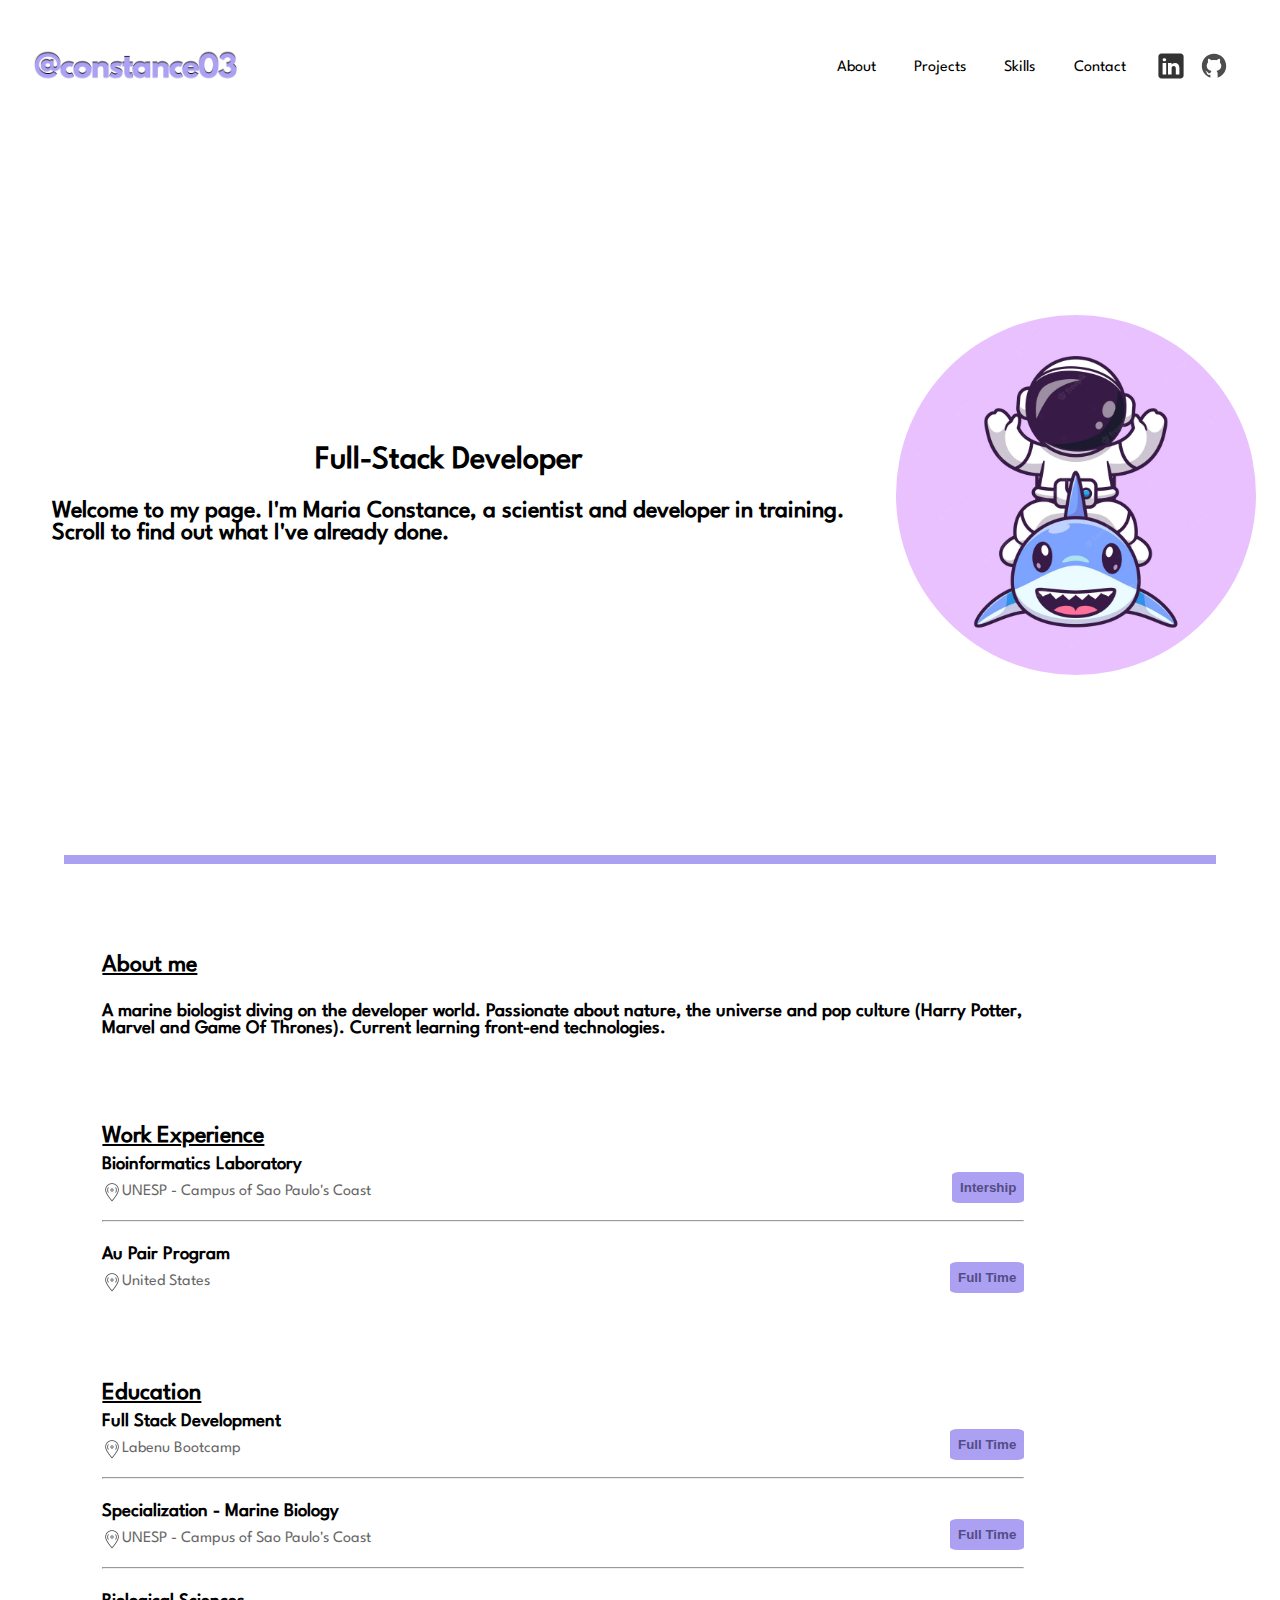
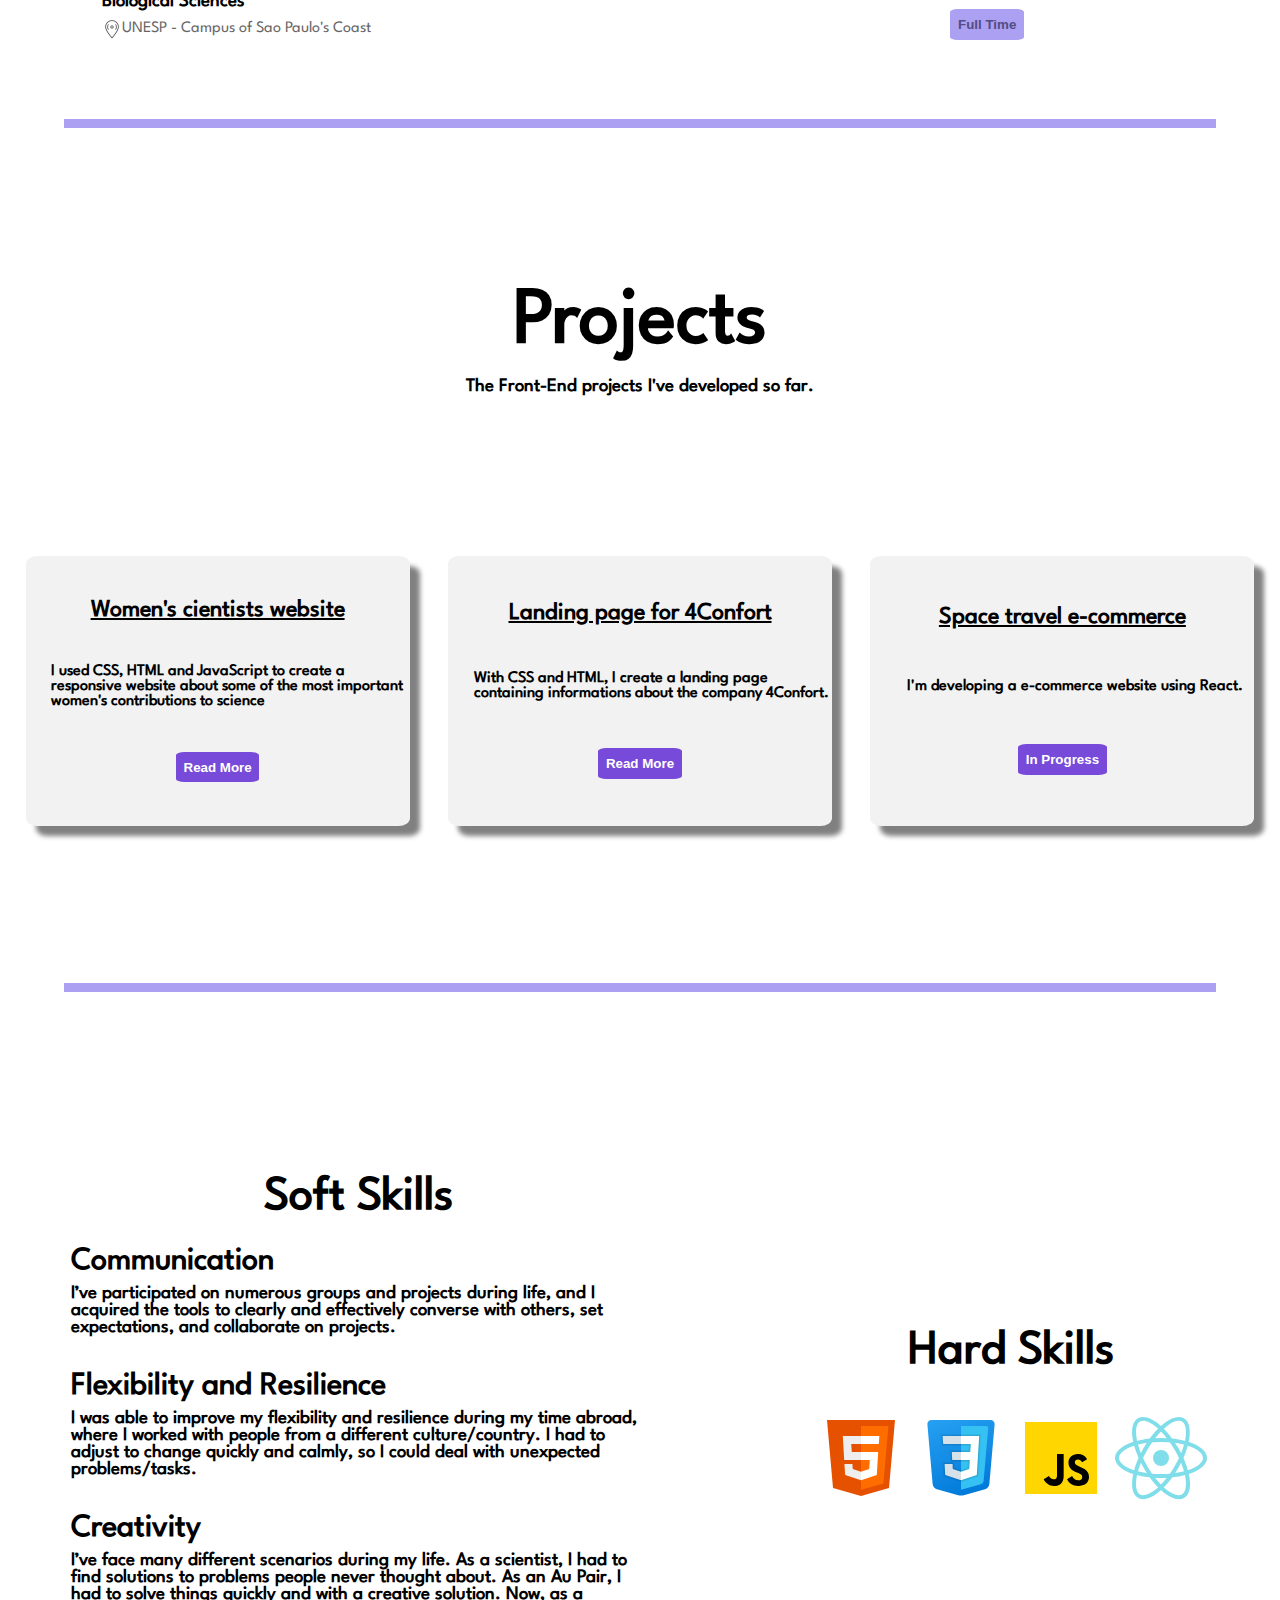
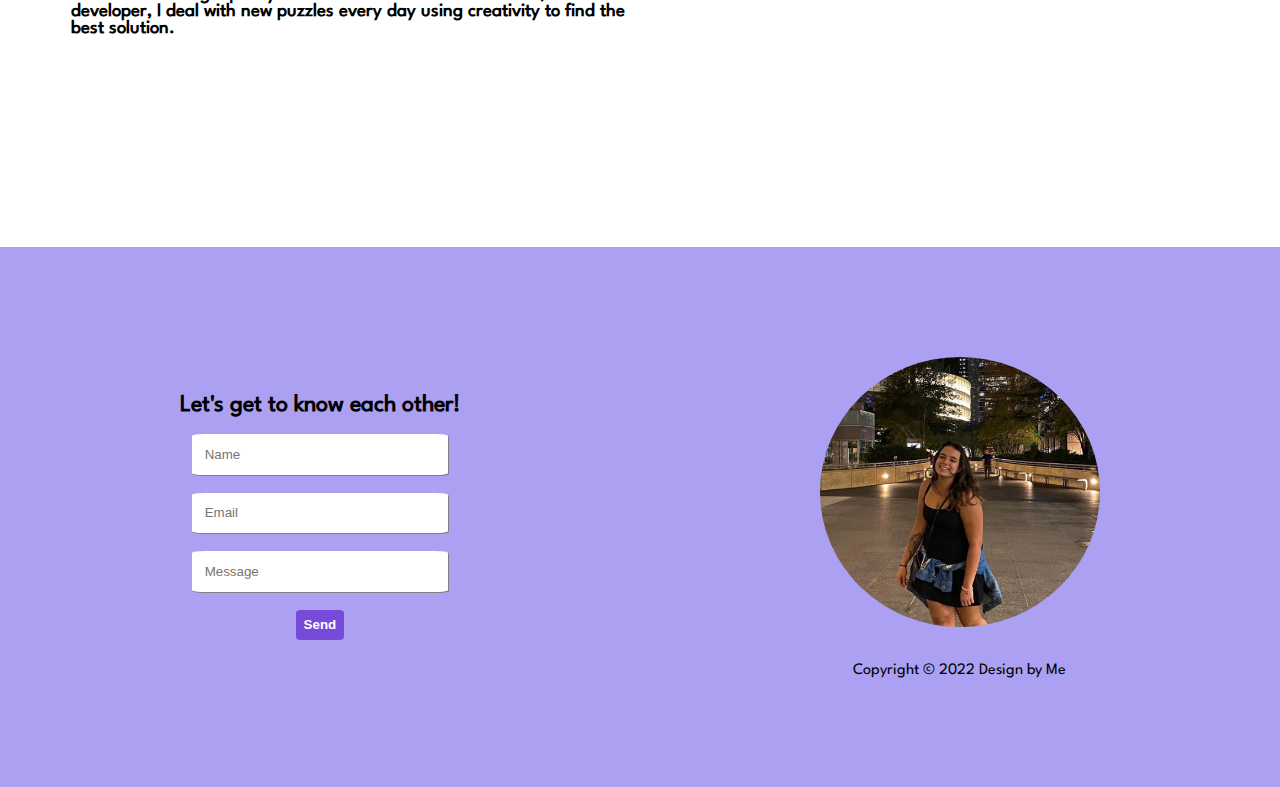
<file: index.html>
<!DOCTYPE html>
<html lang="en">
<head>
    <meta charset="UTF-8">
    <meta http-equiv="X-UA-Compatible" content="IE=edge">
    <meta name="viewport" content="width=device-width, initial-scale=1.0">
    <link rel="stylesheet" type="text/css" href="style.css">
    <title>Portifolio</title>
</head>
<body>
    <div class="container" id="home">
        <header>
            <a href="#home"><img id="logo" src="./media/logo.png" width="200px"></a>
            <div class="itens-header">
                <a href="#about-me">About</a>
                <a href="#projetos">Projects</a>
                <a href="#habilidades">Skills</a>
                <a href="#contato">Contact</a>
            </div>
            <div class="icones-header">
                <a href="https://www.linkedin.com/in/mariaconstance/" target="_blank"><img src="./media/linkedin.svg"></a>
                <a href="https://github.com/constance03/" target="_blank"><img src="./media/github.svg"></a>
            </div>
        </header>

        <main>
        <div class="apresentacao">
            <div class="div-texto">
                <h1>Full-Stack Developer</h1>
            <div>
                <h2>Welcome to my page. I'm Maria Constance, a scientist and developer in training.</h2>
                <h2>Scroll to find out what I've already done.</h2>
            </div>
            </div>
            <img class="icon" src="./media/icon.webp" width="200px">
        </div>

        <hr class="divisor-partes"/>

        <div class="experiencias">
            <section id="about-me">
                <h2 class="titulo-1">About me</h2>
                <h3>A marine biologist diving on the developer world. Passionate about nature, the universe and pop culture (Harry Potter, Marvel and Game Of Thrones). Current learning front-end technologies. </h3>
            </section>
            <section>
                <h2 class="titulo-1">Work Experience</h2>
            <div class="espaco">
                <div class="botao-texto">
                    <div>
                        <h3>Bioinformatics Laboratory</h3>
                        <div class="local">
                            <img src="./media/local-pin.png">
                            <p class="titulo-2">UNESP - Campus of Sao Paulo's Coast</p>
                        </div>
                    </div>
                    <button class="botao-icone">Intership</button>
                </div>
                <hr class="divisor-itens"/>
            </div>
            <div class="item-1">
                <div>
                    <h3>Au Pair Program</h3>
                    <div class="local">
                        <img src="./media/local-pin.png">
                        <span class="titulo-2">United States</span>
                    </div>
                </div>
                <button class="botao-icone">Full Time</button>
            </div>
            </section>
            <section>
                <h2 class="titulo-1">Education</h2>
            <div class="espaco">
                <div class="botao-texto">
                    <div>
                        <h3>Full Stack Development</h3>
                        <div class="local">
                            <img src="./media/local-pin.png">
                            <span class="titulo-2">Labenu Bootcamp</span>
                        </div>
                    </div>
                <button class="botao-icone">Full Time</button>
            </div>
                <hr class="divisor-itens"/>
            </div>
            <div class="espaco">
                <div class="botao-texto">
                    <div>
                        <h3>Specialization - Marine Biology</h3>
                        <div class="local">
                            <img src="./media/local-pin.png">
                            <span class="titulo-2">UNESP - Campus of Sao Paulo's Coast</span>
                        </div>
                    </div>
                    <button class="botao-icone">Full Time</button>
                </div>
                <hr class="divisor-itens"/>      
            </div> 
            <div class="item-1"> 
                <div>
                        <h3>Biological Sciences</h3>
                    <div class="local">
                        <img src="./media/local-pin.png">
                        <span class="titulo-2">UNESP - Campus of Sao Paulo's Coast</span>
                    </div>
                </div> 
                <button class="botao-icone">Full Time</button>
            </div>
            </section>
        </div>

        <hr class="divisor-partes"/>

        <div id="projetos">
            <section>
                <div class="titulo-projetos">
                    <h1 class="titulo-sessao">Projects</h1>
                    <h3>The Front-End projects I've developed so far.</h3>
                </div>
                <div class="cards-projetos">
                    <div class="card">
                        <h2 class="nome-projeto">Women's cientists website</h2>
                        <h4 class="descricao-projetos">I used CSS, HTML and JavaScript to create a responsive website about some of the most important women's contributions to science</h4>
                        <a href="./projeto-cientista/cientista.html" target="_blank"><button class="botao">Read More</button></a>
                    </div>
                    <div class="card">
                        <h2 class="nome-projeto">Landing page for 4Confort</h2>
                        <h4 class="descricao-projetos">With CSS and HTML, I create a landing page containing informations about the company 4Confort.</h4>
                        <a href="./projeto-landing-page/lading-page.html" target="_blank"><button class="botao">Read More</button></a>
                    </div>
                    <div class="card">
                        <h2 class="nome-projeto">Space travel e-commerce</h2>
                        <h4 class="descricao-projetos">I'm developing a e-commerce website using React.</h4>
                        <a href="" target="_blank"><button class="botao">In Progress</button></a>
                    </div>
                </div>
            </section>
        </div>

        <hr class="divisor-partes"/>

        <div id="habilidades">
            <div class="comportamentais">
                <div>
                    <h1 class="titulo-skills">Soft Skills</h1>
                </div>
                <div class="soft-skills">
                    <h1 class="titulo-soft-skill">Communication</h1>
                    <h3 class="descricao-soft-skill">I’ve participated on numerous groups and projects during life, and I acquired the tools to clearly and effectively converse with others, set expectations, and collaborate on projects. </h3>
                    <h1 class="titulo-soft-skill">Flexibility and Resilience</h1>
                    <h3 class="descricao-soft-skill">I was able to improve my flexibility and resilience during my time abroad, where I worked with people from a different culture/country. I had to adjust to change quickly and calmly, so I could deal with unexpected problems/tasks.</h3>
                    <h1 class="titulo-soft-skill">Creativity</h1>
                    <h3 class="descricao-soft-skill">I’ve face many different scenarios during my life. As a scientist, I had to find solutions to problems people never thought about. As an Au Pair, I had to solve things quickly and with a creative solution. Now, as a developer, I deal with new puzzles every day using creativity to find the best solution.</h3>
                </div>
            </div>
            <div class="tecnologias">
                <div>
                    <h1 class="titulo-skills">Hard Skills</h1>
                </div>
                <div>
                    <img class="icone-tec" src="./media/html.svg">
                    <img class="icone-tec" src="./media/css.svg">
                    <img class="icone-tec" src="./media/javascript.svg">
                    <img class="icone-tec" src="./media/react.svg">
            </div>
            </div>
        </div>

        </main>

        <footer id="contato">
            <form class="formulario">
                    <h2>Let's get to know each other!</h2>
                    <div>
                        <input placeholder="Name">
                    </div>
                    <div>
                        <input type="email" placeholder="Email">
                    </div>
                    <div>
                        <input class="mensagem" placeholder="Message">
                    </div>
                    <button class="botao-formulario">Send</button>
                </form>
            <div class="copyright">
                <img class="foto" src="./media/foto.png" width="220px">
                <p>Copyright © 2022 Design by Me</p>
            </div>

        </footer>
    </div>
</body>
</html>
</file>
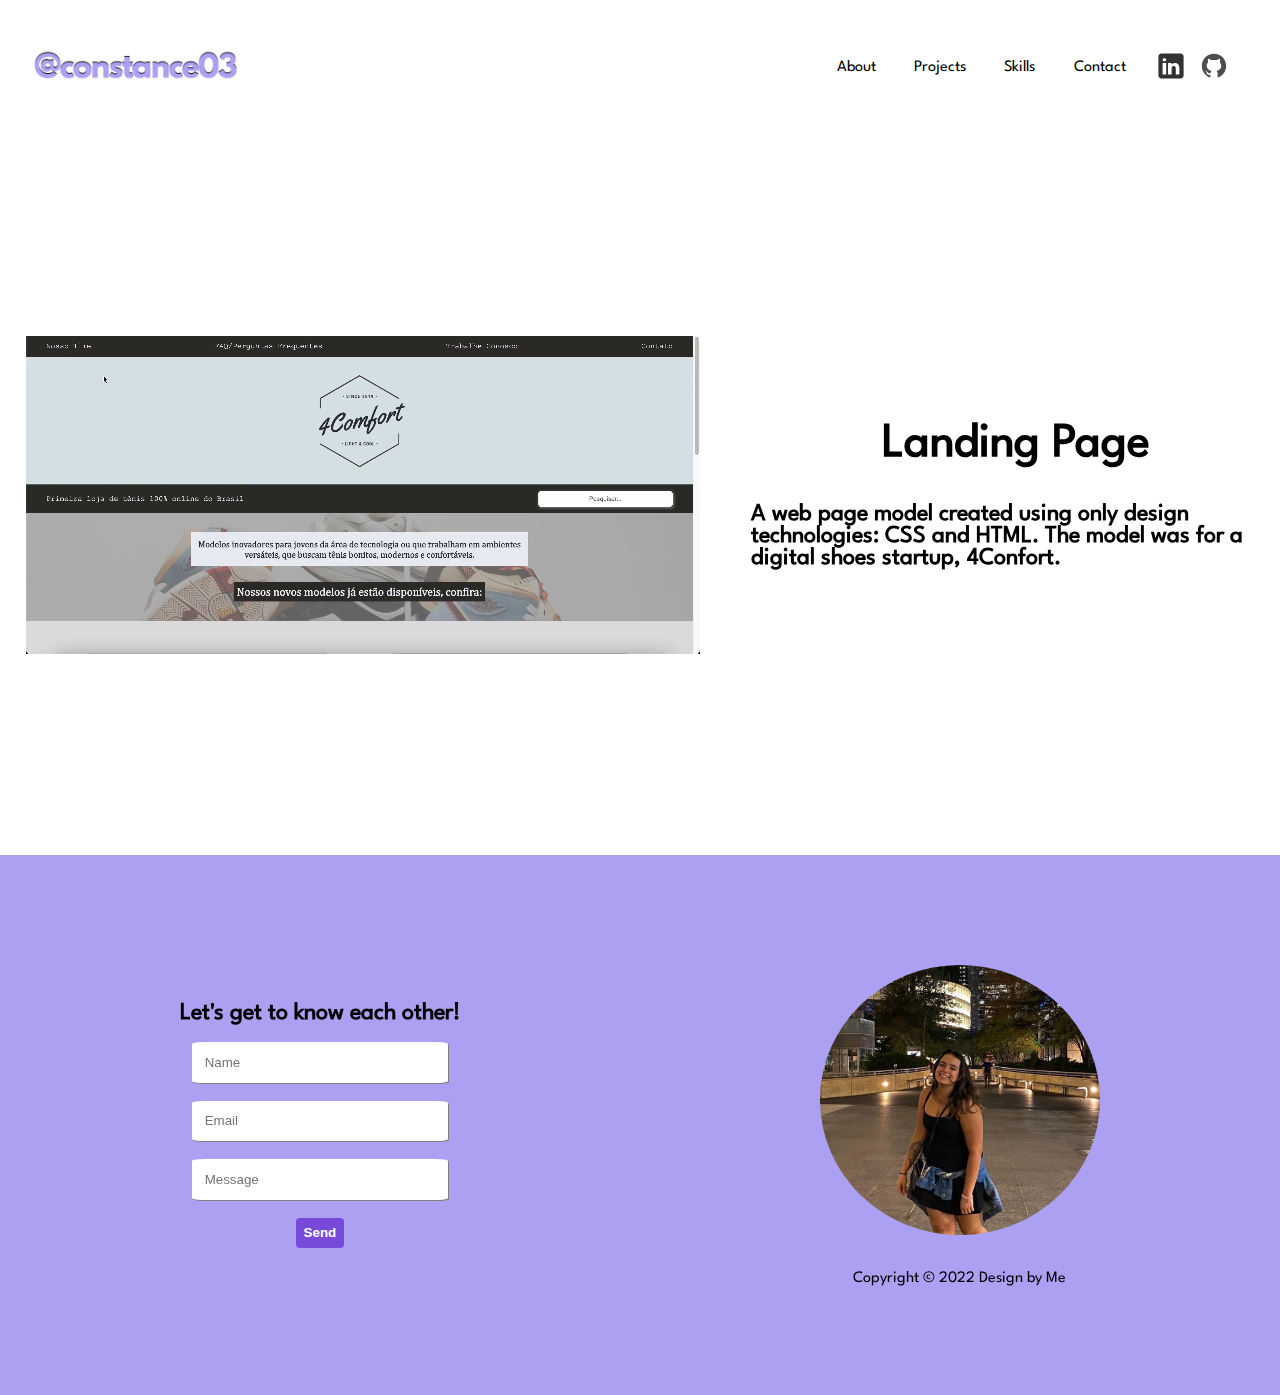
<file: projeto-landing-page/lading-page.html>
<!DOCTYPE html>
<html lang="en">
<head>
    <meta charset="UTF-8">
    <meta http-equiv="X-UA-Compatible" content="IE=edge">
    <meta name="viewport" content="width=device-width, initial-scale=1.0">
    <link rel="stylesheet" type="text/css" href="style.css">
    <title>Landing Page</title>
</head>
<body>
    <div class="container">
        <header>
            <a href="../index.html"><img id="logo" src="../media/logo.png" width="200px"></a>
            <div class="itens-header">
                <a href="../index.html#about-me">About</a>
                <a href="../index.html#projetos">Projects</a>
                <a href="../index.html#habilidades">Skills</a>
                <a href="#contato">Contact</a>
            </div>
            <div class="icones-header">
                <a href="https://www.linkedin.com/in/mariaconstance/" target="_blank"><img src="../media/linkedin.svg"></a>
                <a href="https://github.com/constance03/" target="_blank"><img src="../media/github.svg"></a>
            </div>
        </header>

        <main>
            <section class="projeto">
                <video src="../media/landing-page.mp4" width="700px" autoplay></video>
                <div class="texto-projeto">
                    <h1 class="titulo">Landing Page</h1>
                    <h2>A web page model created using only design technologies: CSS and HTML. The model was for a digital shoes startup, 4Confort.</h2>
                </div>
            </section>
        </main>

        <footer id="contato">
            <form class="formulario">
                    <h2>Let's get to know each other!</h2>
                    <div>
                        <input placeholder="Name">
                    </div>
                    <div>
                        <input type="email" placeholder="Email">
                    </div>
                    <div>
                        <input class="mensagem" placeholder="Message">
                    </div>
                    <button class="botao-formulario">Send</button>
                </form>
            <div class="copyright">
                <img class="foto" src="../media/foto.png" width="220px">
                <p>Copyright © 2022 Design by Me</p>
            </div>

        </footer>
    </div>
</body>
</html>
</file>
<file: style.css>
@font-face {
    font-family: League-Spartan;
    src: url(./media/LeagueSpartan-Regular.ttf);
 }

* {
    margin:0;
    padding:0;
    box-sizing: border-box;
}

.container {
    display: flex;
    flex-direction: column;
    font-family: 'League-Spartan';
}

.itens-header {
    display: flex;
    gap: 3vw;
    padding-left: 44vw;
}

.icones-header {
    display: flex;
    gap: 1vw;
    padding-right: 4vw;
}

a {
    color: black;
    text-decoration: none;
}

a:hover {
    color: gray;
}

header {
    display: flex;
    align-items: center;
    justify-content: space-between;
    padding-left: 2vw;
    height: 15vh;
}

#logo {
    max-width: 17vw;
    max-height: 17vh;
    width: auto;
    height: auto;
}

/* =============================MAIN=============================================== */


main {
    display: flex;
    flex-direction: column;
}

.apresentacao {
    display: flex;
    flex-direction: row;
}

.icon {
    border-radius: 80%;
    align-self: center;
    max-width: 40vw;
    max-height: 40vh;
    width: auto;
    height: auto;
}

.div-texto {
    display: flex;
    flex-direction: column;
    gap: 2vw;
    width: 70vw;
    height: 80vh;
    align-items: center;
    justify-content: center;
}

.divisor-partes {
    background-color: #ABA0F2;
    width: 90vw;
    height: 1vh;
    align-self: center;
    border: none
}

/* =============================EXPERIENCIAS============================================ */

.experiencias {
    display: flex;
    flex-direction: column;
    height: 95vh;
    gap: 8vh;
    justify-content: center;
    width: 80vw;
    padding-left: 8vw;
}

.titulo-1 {
    padding-bottom: 1vh;
    text-decoration: underline;
}

.titulo-2 {
    opacity: 0.6;
} 

.espaco {
    height: 10vh;
    gap: 1vh;
}

#about-me {
    display: flex;
    flex-direction: column;
    padding-top: 3vh;
    height: 14vh;
    gap: 2vh;
}

.local {
    display: flex;
    align-items: center;
    padding-top: 1vh;
    padding-bottom: 2vh;
}

.botao-icone {
    border: none;
    padding: 0.6vw;
    border-radius: 10%;
    background-color:#ABA0F2;
    color: #544c84;
    font-weight: bolder;
}

.botao-texto {
    display: flex;
    align-items: center;
    justify-content: space-between;
}

.item-1 {
    display: flex;
    align-items: center;
    justify-content: space-between;
}

/* =============================PROJETOS============================================ */

#projetos {
    height: 95vh;
    display: flex;
    align-items: center;
    justify-content: center;
}

.titulo-sessao {
    font-size: 5rem;
}

.titulo-projetos { 
    display: flex;
    flex-direction: column;
    align-items: center;
    height: 30vh;
    gap: 2vh;
}

.cards-projetos {
    display: flex;
    height: 30vh;
    gap:3vw;
}

.card {
    display: flex;
    flex-direction: column;
    background-color: #F2F2F2;
    width: 30vw;
    justify-content: space-evenly;
    align-items: center;
    border-radius: 3%;
    box-shadow: 10px 10px 5px gray;
}

.descricao-projetos {
    padding-left: 2vw;
}

.nome-projeto {
    text-decoration: underline;
}

.botao {
    border: none;
    padding: 0.6vw;
    border-radius: 10%;
    background-color:#774AD9;
    color: white;
    font-weight: bolder;
}

.botao:hover {
    transform: scale(1.1);
    cursor: pointer;
}

/* =============================HABILIDADES================================================ */

#habilidades {
    height: 95vh;
    display: flex;
    justify-content: space-around;
    align-items: center;
    gap: 2vw;
}

.titulo-skills {
    font-size: 3rem;
}

.tecnologias {
    display: flex;
    flex-direction: column;
    align-items: center;
    gap:4vh;
}

.comportamentais {
    display: flex;
    flex-direction: column;
    align-items: center;
    gap: 3vh;
}

.soft-skills {
    display: flex;
    flex-direction: column;
    gap: 1vh;
}

.descricao-soft-skill {
    padding-bottom: 3vh;
    width: 45vw;
}

.icone-tec {
    max-width: 17vw;
    max-height: 17vh;
    width: auto;
    height: auto;
}


/* =============================FOOTER======================================================= */

footer {
    background-color: #ABA0F2;
    display: flex;
    justify-content: space-around;
    align-items: center;
    height: 60vh;
}

.formulario {
    display: flex;
    flex-direction: column;
    align-items: center;
    gap: 2vh;
}

input {
    border: none;
    box-shadow: 1px 1px gray;
    border-radius: 5%;
    padding: 5%;
    width: 20vw;
}

.botao-formulario {
    border: none;
    padding: 0.6vw;
    border-radius: 10%;
    background-color:#774AD9;
    color: white;
    font-weight: bolder;
}

.copyright {
    display: flex;
    flex-direction: column;
    align-items: center;
    gap: 4vh;
}

.foto {
    border-radius: 60%;
    max-width: 30vw;
    max-height: 30vh;
    width: auto;
    height: auto;
}

/* =========================RESPONSIVO CELULAR========================== */

@media screen and (max-device-width: 800px) {
    
    .itens-header {
        gap: 2vw;
        padding-left: 0vw;
    }
    
    .icones-header {
        gap:0vw;
    }
    
    header {
        flex-wrap: wrap;
        justify-content: center;
        gap: 2vw;
    }
    
    #logo {
        max-width: 35vw;
        max-height: 35vh;
    }
    
    /* =============================MAIN=============================================== */

    .apresentacao {
        flex-direction: column;
        align-items: center;
    }

    .icon {
        max-width: 50vw;
        max-height: 50vh;
        margin-bottom: 3vh;
    }

    .div-texto {
        height: 40vh;
        justify-content: center;
        text-align: center;
    }

    /* =============================EXPERIENCIAS============================================ */

    .experiencias {
        gap: 10vh;
        width: 95vw;
        padding-left: 3vw;
    }

    #about-me {
        padding-top: 1vh;
    }

    .local {
        padding-top: 1vh;
        padding-bottom: 1vh;
    }

    /* =============================PROJETOS============================================ */

    .titulo-sessao {
        font-size: 4rem;
    }

    .titulo-projetos { 
        height: 20vh;
        gap: 1vh;
    }

    .cards-projetos {
        display: flex;
        height: 50vh;
        gap: 2vw;
    }

    .card {
        align-items: center;
        text-align: center;
    }

    /* =============================HABILIDADES================================================ */

    #habilidades {
        flex-direction: column;
        gap: 1vw;
    }

    .titulo-skills {
        font-size: 2rem;
    }

    .tecnologias {
        gap:2vh;
    }

    .comportamentais {
        gap: 2vh;
    }

    .soft-skills {
        gap: 1vh;
    }

    .descricao-soft-skill {
        padding-bottom: 2vh;
        width: 95vw;
    }

    .icone-tec {
        max-width: 15vw;
        max-height: 15vh;
    }

    .titulo-soft-skill {
        font-size: 1.5rem;
    }


    /* =============================FOOTER======================================================= */

    footer {
        height: 45vh;
    }

    .formulario {
        text-align: center;
        font-size: smaller;
    }

    input {
        width: 30vw;
    }

    .copyright {
        text-align: center;
        gap: 4vh;
        padding-right: 1vw;
    }

}
</file>
<file: projeto-landing-page/style.css>
@font-face {
    font-family: League-Spartan;
    src: url(../media/LeagueSpartan-Regular.ttf);
 }


* {
    margin:0;
    padding:0;
    box-sizing: border-box;
}

.container {
    display: flex;
    flex-direction: column;
    font-family: 'League-Spartan';
}

.itens-header {
    display: flex;
    gap: 3vw;
    padding-left: 44vw;
}

.icones-header {
    display: flex;
    gap: 1vw;
    padding-right: 4vw;
}

a {
    color: black;
    text-decoration: none;
}

a:hover {
    color: gray;
}

header {
    display: flex;
    align-items: center;
    justify-content: space-between;
    padding-left: 2vw;
    height: 15vh;
}

#logo {
    max-width: 17vw;
    max-height: 17vh;
    width: auto;
    height: auto;
}


/* =============================MAIN======================================================= */

.projeto {
    height: 80vh;
    display: flex;
    align-items: center;
}

video {
    padding-left: 2vw;
}

.texto-projeto {
    display: flex;
    flex-direction: column;
    padding-left: 4vw;
}

.titulo {
    align-self: center;
    font-size: 3rem;
    padding-bottom: 4vh;
}


/* =============================FOOTER======================================================= */

footer {
    background-color: #ABA0F2;
    display: flex;
    justify-content: space-around;
    align-items: center;
    height: 60vh;
}

.formulario {
    display: flex;
    flex-direction: column;
    align-items: center;
    gap: 2vh;
}

input {
    border: none;
    box-shadow: 1px 1px gray;
    border-radius: 5%;
    padding: 5%;
    width: 20vw;
}

.botao-formulario {
    border: none;
    padding: 0.6vw;
    border-radius: 10%;
    background-color:#774AD9;
    color: white;
    font-weight: bolder;
}

.copyright {
    display: flex;
    flex-direction: column;
    align-items: center;
    gap: 4vh;
}

.foto {
    border-radius: 60%;
    max-width: 30vw;
    max-height: 30vh;
    width: auto;
    height: auto;
}

/* =========================RESPONSIVO CELULAR========================== */

@media screen and (max-device-width: 800px) {

    .itens-header {
        gap: 2vw;
        padding-left: 0vw;
    }
    
    .icones-header {
        gap: 0vw;
    }
    
    header {
        flex-wrap: wrap;
        justify-content: center;
        gap: 2vw;
    }
    
    #logo {
        max-width: 35vw;
        max-height: 35vh;
    }
    
    /* =============================MAIN=============================================== */


    video {
        max-width: 80vw;
        max-height: 80vh;
        width: auto;
        height: auto;
        padding-left: 2vw;
    }

    .projeto {
        height: 60vh;
        width: 80vw;
        flex-direction: column;
        justify-content: center;
        gap: 5vh;
        width: 95vw;
    }
    
    .texto-projeto {
        padding-left: 2vw;
        text-align: center;
    }
    
    .titulo {
        font-size: 2rem;
        padding-bottom: 2vh;
    }


    /* =============================FOOTER======================================================= */

    footer {
        height: 45vh;
    }

    .formulario {
        text-align: center;
        font-size: smaller;
    }

    input {
        width: 30vw;
    }

    .copyright {
        text-align: center;
        gap: 4vh;
        padding-right: 1vw;
    }

}
</file>
